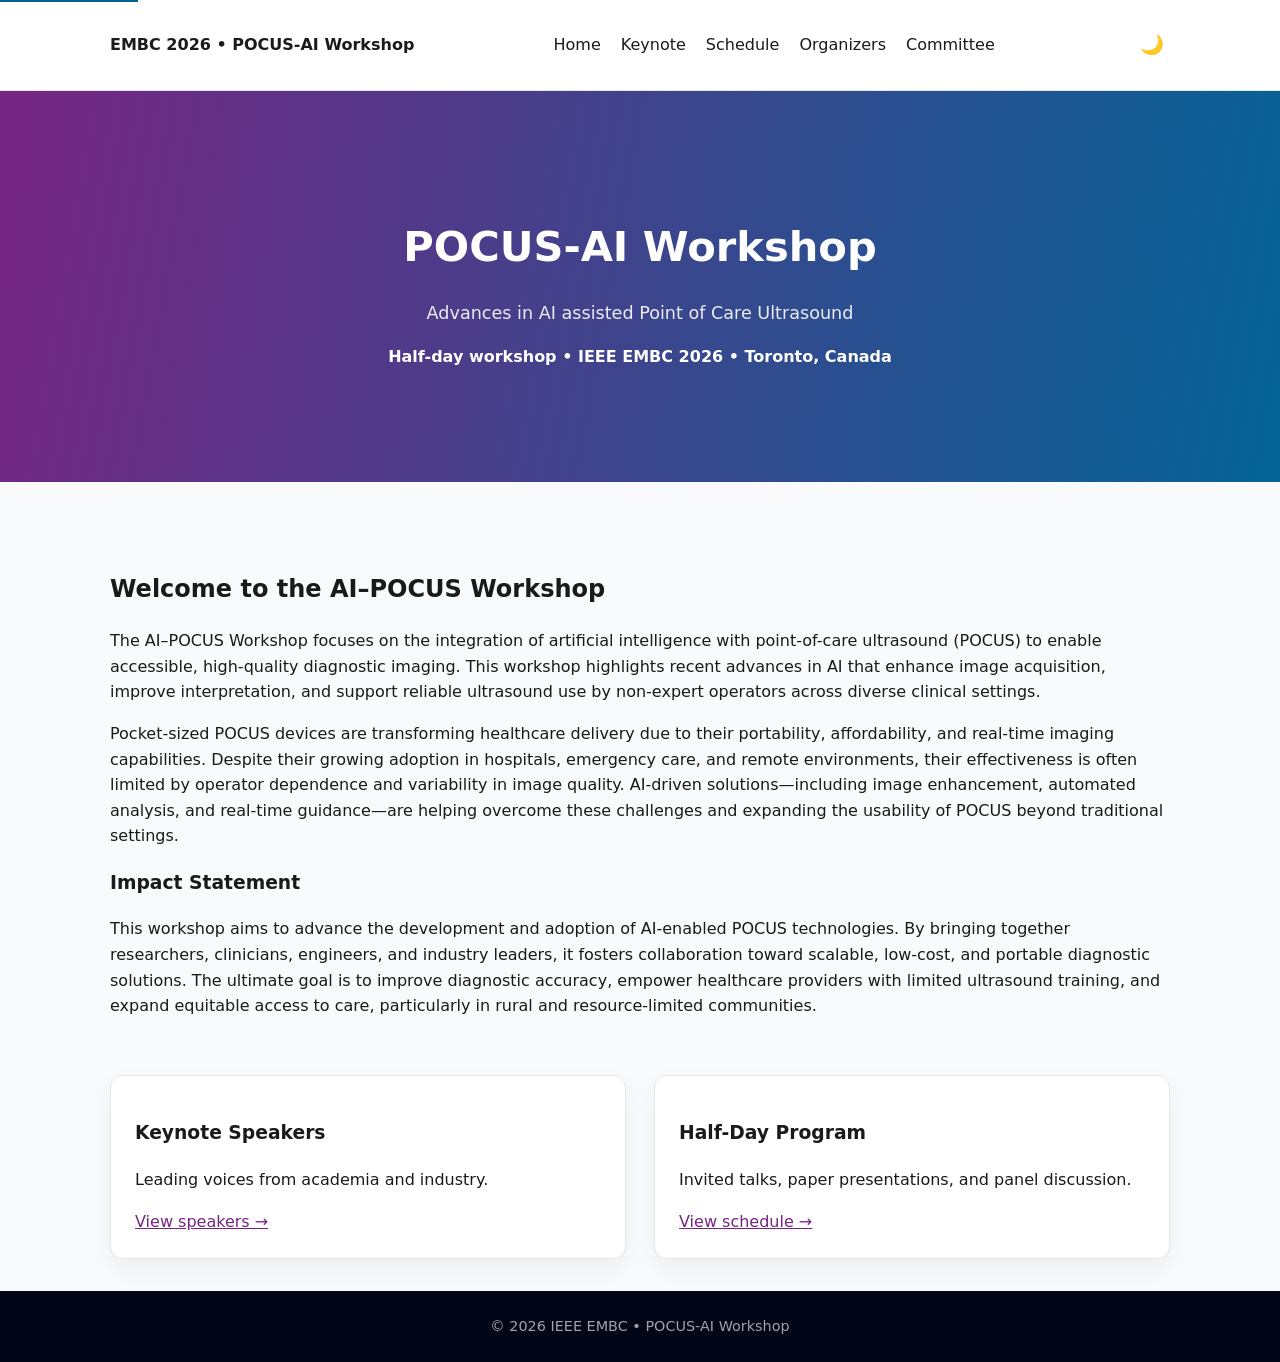
<file: index.html>
<!DOCTYPE html>
<html lang="en" data-theme="light">
<head>
  <meta charset="UTF-8">
  <meta name="viewport" content="width=device-width, initial-scale=1">
  <title>POCUS-AI Workshop @ EMBC 2026</title>
  <link rel="stylesheet" href="css/style.css">
  <script defer src="js/script.js"></script>
</head>

<body id="top">

<a class="skip-link" href="#main">Skip to content</a>

<nav class="navbar">
  <div class="container nav-flex">
    <div class="logo">EMBC 2026 • POCUS-AI Workshop</div>

    <button class="menu-toggle" aria-label="Toggle navigation" aria-expanded="false">☰</button>

    <div class="nav-links">
      <a href="index.html">Home</a>
      <!-- <a href="submission.html">Call for Papers</a> -->
      <a href="keynote.html">Keynote</a>
      <a href="schedule.html">Schedule</a>
      <a href="organizers.html">Organizers</a>
      <a href="committee.html">Committee</a>
    </div>

    <button id="darkToggle" aria-label="Toggle dark mode">🌙</button>
  </div>
</nav>

<header class="hero animate">
  <div class="container">
    <h1>POCUS-AI Workshop</h1>
    <p class="subtitle">
      Advances in AI assisted Point of Care Ultrasound
    </p>
    <p><strong>Half-day workshop • IEEE EMBC 2026 • Toronto, Canada</strong></p>
  </div>
</header>

<main id="main" class="container">

<!-- <section class="section animate">
  <h2>About the Workshop</h2>
  <p>
    This workshop brings together researchers, clinicians, and industry partners
    to discuss best practices for designing, evaluating, and translating
    point-of-care ultrasound (POCUS) research.
  </p>
</section> -->
<section class="section animate">
  <h2>Welcome to the AI–POCUS Workshop</h2>
  <p>
    The AI–POCUS Workshop focuses on the integration of artificial intelligence
    with point-of-care ultrasound (POCUS) to enable accessible, high-quality
    diagnostic imaging. This workshop highlights recent advances in AI that
    enhance image acquisition, improve interpretation, and support reliable
    ultrasound use by non-expert operators across diverse clinical settings.
  </p>

  <p>
    Pocket-sized POCUS devices are transforming healthcare delivery due to their
    portability, affordability, and real-time imaging capabilities. Despite
    their growing adoption in hospitals, emergency care, and remote environments,
    their effectiveness is often limited by operator dependence and variability
    in image quality. AI-driven solutions—including image enhancement, automated
    analysis, and real-time guidance—are helping overcome these challenges and
    expanding the usability of POCUS beyond traditional settings.
  </p>

  <h3>Impact Statement</h3>
  <p>
    This workshop aims to advance the development and adoption of AI-enabled
    POCUS technologies. By bringing together researchers, clinicians, engineers,
    and industry leaders, it fosters collaboration toward scalable, low-cost,
    and portable diagnostic solutions. The ultimate goal is to improve diagnostic
    accuracy, empower healthcare providers with limited ultrasound training,
    and expand equitable access to care, particularly in rural and resource-limited
    communities.
  </p>
</section>
  

<section class="grid animate">
  <!-- <div class="card">
    <h3>Call for Papers</h3>
    <p>Submit abstracts on POCUS methodology, AI, devices, and clinical impact.</p>
    <a href="cfp.html">Learn more →</a>
  </div> -->

  <div class="card">
    <h3>Keynote Speakers</h3>
    <p>Leading voices from academia and industry.</p>
    <a href="keynote.html">View speakers →</a>
  </div>

  <div class="card">
    <h3>Half-Day Program</h3>
    <p>Invited talks, paper presentations, and panel discussion.</p>
    <a href="schedule.html">View schedule →</a>
  </div>
</section>

<!-- <section class="section animate">
  <h2>Submissions</h2> -->

  <!-- <a
    href="https://openreview.net"
    class="openreview-badge"
    target="_blank"
    rel="noopener"
    aria-label="Submit papers via OpenReview"
  >
    Submit via OpenReview
  </a> -->

  <!-- <div id="countdown" class="card highlight" aria-live="polite">
    <strong>Submission deadline:</strong>
    <span id="countdown-timer">Loading…</span>
  </div>
</section> -->

<!-- <section class="section animate">
  <h2>Sponsors</h2>
  <div class="grid sponsors">
    <img src="assets/images/sponsor1.png" alt="Ultrasound Innovations Inc. logo">
    <img src="assets/images/sponsor2.png" alt="MedTech AI Labs logo">
    <img src="assets/images/sponsor3.png" alt="Portable Imaging Systems logo">
  </div>
</section> -->

</main>

<footer class="site-footer">
  © 2026 IEEE EMBC • POCUS-AI Workshop
</footer>

<a
  href="#top"
  class="back-to-top"
  aria-label="Back to top of page"
>
  ↑ Back to top
</a>


</body>
</html>
</file>
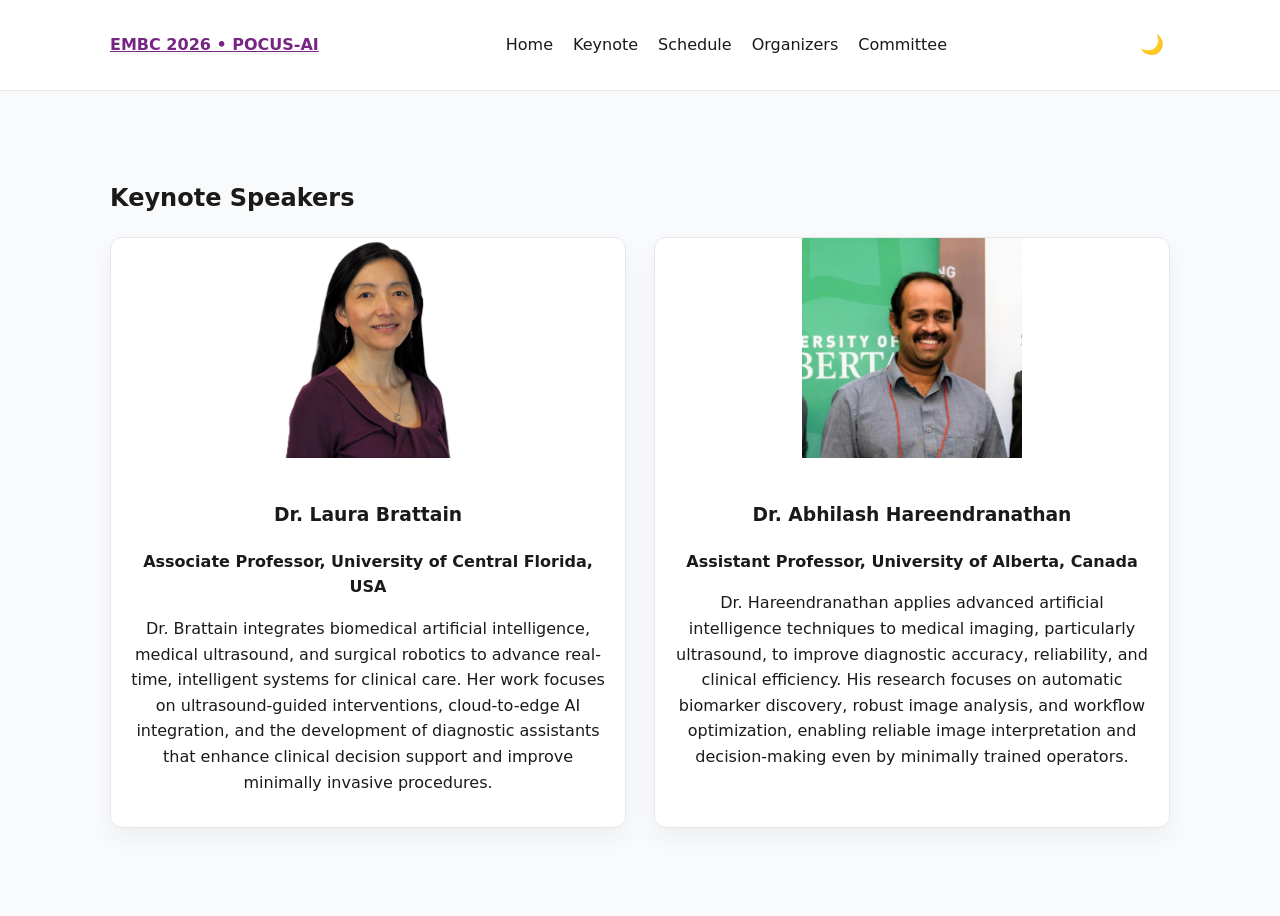
<file: keynote.html>
<!DOCTYPE html>
<html lang="en">
<head>
  <meta charset="UTF-8">
  <meta name="viewport" content="width=device-width, initial-scale=1">
  <title>Keynote Speakers – POCUS-AI @ EMBC 2026</title>
  <link rel="stylesheet" href="css/style.css">
  <script defer src="js/script.js"></script>
</head>

<body id="top">
    <nav class="navbar">
        <div class="container nav-flex">
          <div class="logo">
            <a href="index.html" aria-label="POCUS Workshop Home">
              EMBC 2026 • POCUS-AI
            </a>
          </div>
      
          <!-- Mobile menu button -->
          <button
            class="menu-toggle"
            aria-label="Toggle navigation"
            aria-expanded="false"
          >
            ☰
          </button>
      
          <!-- Navigation links -->
          <div class="nav-links" role="navigation" aria-label="Main navigation">
            <a href="index.html">Home</a>
            <!-- <a href="submission.html">Call for Papers</a> -->
            <a href="keynote.html">Keynote</a>
            <a href="schedule.html">Schedule</a>
            <a href="organizers.html">Organizers</a>
            <a href="committee.html">Committee</a>
          </div>
      
          <!-- Dark mode toggle -->
          <button
            id="darkToggle"
            aria-label="Toggle dark mode"
            title="Toggle dark mode"
          >
            🌙
          </button>
        </div>
      </nav>

<main class="container">

<section class="section animate">
  <h2>Keynote Speakers</h2>

  <div class="grid" style="text-align: center;">
    <div class="speaker-card">
      <img src="assets/images/Laura Brattain.jpg"
           alt="Dr. Laura Brattain, Lecturer, University of Central Florida, USA">
      <div class="card-body">
        <h3>Dr. Laura Brattain</h3>
        <p><strong>Associate Professor, University of Central Florida, USA</strong></p>
        <p>
            Dr. Brattain integrates biomedical artificial intelligence, medical 
          ultrasound, and surgical robotics to advance real-time, intelligent 
          systems for clinical care. Her work focuses on ultrasound-guided 
          interventions, cloud-to-edge AI integration, and the development of 
          diagnostic assistants that enhance clinical decision support and 
          improve minimally invasive procedures.
        </p>
      </div>
    </div>


    <div class="speaker-card" style="text-align: center;">
        <img src="assets/images/abhilash.jpeg"
             alt="Dr. Abhilash Hareendranathan, Assistant Professor, University of Alberta, Canada">
        <div class="card-body">
          <h3>Dr. Abhilash Hareendranathan</h3>
          <p><strong>Assistant Professor, University of Alberta, Canada</strong></p>
          <p>
            Dr. Hareendranathan applies advanced artificial intelligence techniques
            to medical imaging, particularly ultrasound, to improve diagnostic accuracy,
            reliability, and clinical efficiency. His research focuses on automatic biomarker
            discovery, robust image analysis, and workflow optimization, enabling reliable
            image interpretation and decision-making even by minimally trained operators.
          </p>
        </div>
      </div>

  </div>
</section>

</main>
<a
  href="#top"
  class="back-to-top"
  aria-label="Back to top of page"
>
  ↑ Back to top
</a>

</body>
</html>
</file>
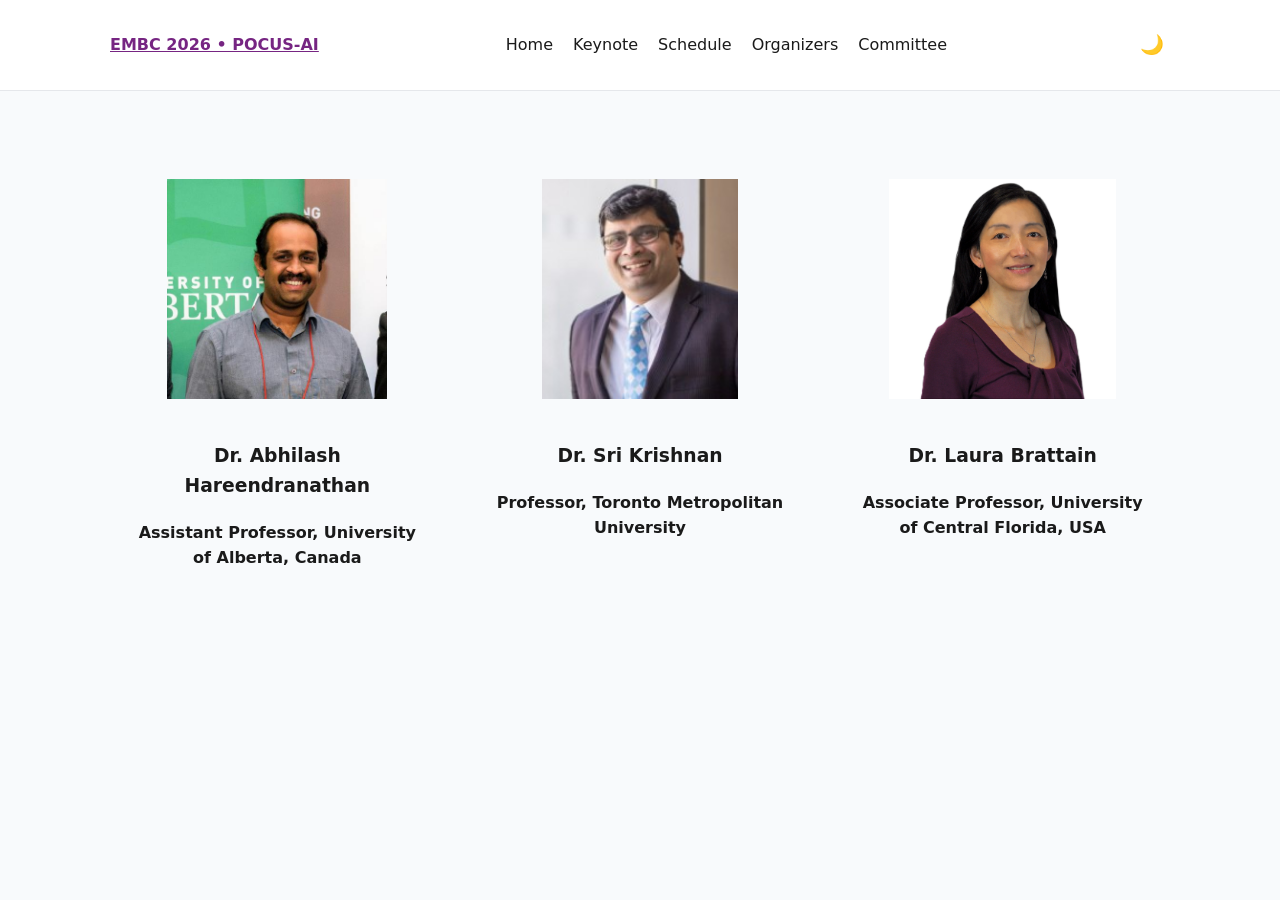
<file: organizers.html>
<!DOCTYPE html>
<html lang="en">
<head>
  <meta charset="UTF-8">
  <meta name="viewport" content="width=device-width, initial-scale=1">
  <title>Organizers – POCUS-AI @ EMBC 2026</title>
  <link rel="stylesheet" href="css/style.css">
  <script defer src="js/script.js"></script>
</head>

<body id="top">
<!-- <nav class="navbar">
  <div class="container nav-flex">
    <div class="logo">EMBC 2026 • POCUS</div>
    <a href="index.html">← Home</a>
  </div>
</nav> -->
<nav class="navbar">
    <div class="container nav-flex">
      <div class="logo">
        <a href="index.html" aria-label="POCUS-AI Workshop Home">
          EMBC 2026 • POCUS-AI
        </a>
      </div>
  
      <!-- Mobile menu button -->
      <button
        class="menu-toggle"
        aria-label="Toggle navigation"
        aria-expanded="false"
      >
        ☰
      </button>
  
      <!-- Navigation links -->
      <div class="nav-links" role="navigation" aria-label="Main navigation">
        <a href="index.html">Home</a>
        <!-- <a href="submission.html">Call for Papers</a> -->
        <a href="keynote.html">Keynote</a>
        <a href="schedule.html">Schedule</a>
        <a href="organizers.html">Organizers</a>
        <a href="committee.html">Committee</a>
      </div>
  
      <!-- Dark mode toggle -->
      <button
        id="darkToggle"
        aria-label="Toggle dark mode"
        title="Toggle dark mode"
      >
        🌙
      </button>
    </div>
  </nav>

<main class="container">

<!--  -->
  <section class="section grid animate">

  <div class="org-card" style="text-align: center;">
    <img src="assets/images/abhilash.jpeg"
             alt="Dr. Abhilash Hareendranathan, Lecturer, University of Alberta, Canada">
        <div class="card-body">
    <h3>Dr. Abhilash Hareendranathan</h3>
    <p><strong>Assistant Professor, University of Alberta, Canada</strong></p>
    <!-- <p>Co-Chair</p> -->
  </div>
  </div>

  <div class="org-card" style="text-align: center;">
    <img src="assets/images/Sri Krishnan.jpg"
             alt="Dr. Sri Krishnanr, Professor, Toronto Metropolitan University, Canada">
        <div class="card-body">
    <h3>Dr. Sri Krishnan</h3>
    <p><strong>Professor, Toronto Metropolitan University</strong></p>
</div> 
  </div>

    <div class="org-card" style="text-align: center;">
    <img src="assets/images/Laura Brattain.jpg"
             alt="Dr. Laura Brattain, Lecturer, University of Central Florida, USA">
        <div class="card-body">
    <h3>Dr. Laura Brattain</h3>
    <p><strong>Associate Professor, University of Central Florida, USA</strong></p>
    <!-- <p>Workshop Chair</p> -->
  </div>
  </div>
</section>
  

</main>
<a
  href="#top"
  class="back-to-top"
  aria-label="Back to top of page"
>
  ↑ Back to top
</a>

</body>
</html>
</file>
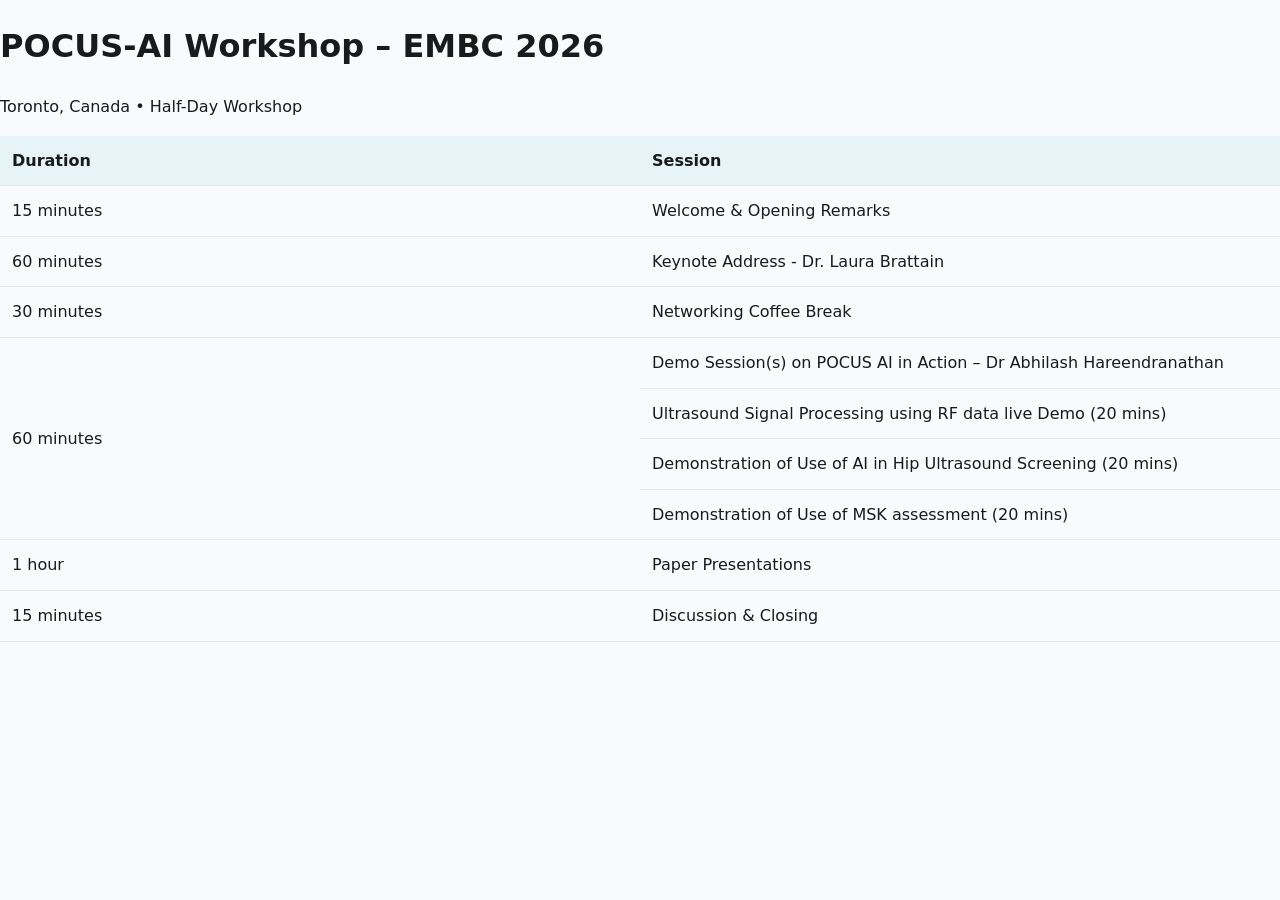
<file: printable-schedule.html>
<!DOCTYPE html>
<html lang="en">
<head>
  <meta charset="UTF-8">
  <title>Printable Program – POCUS-AI @ EMBC 2026</title>
  <link rel="stylesheet" href="css/style.css">
</head>

<body>

<h1>POCUS-AI Workshop – EMBC 2026</h1>
<p>Toronto, Canada • Half-Day Workshop</p>

<!-- <table>
  <tr><th>Time</th><th>Session</th></tr>
  <tr><td>08:30</td><td>Welcome</td></tr>
  <tr><td>08:45</td><td>Keynote</td></tr>
  <tr><td>09:30</td><td>Paper Presentations</td></tr>
  <tr><td>10:30</td><td>Break</td></tr>
  <tr><td>10:45</td><td>Panel Discussion</td></tr>
  <tr><td>11:45</td><td>Closing</td></tr>
</table> -->
<!-- <table>
  <tr>TBA</tr> -->
    <!-- <tr><th>Duration</th><th>Session</th></tr>
    <tr><td>15 minutes</td><td>Welcome & Opening Remarks</td></tr>
    <tr><td>30 minutes</td><td>Keynote Address</td></tr>
    <tr><td>30 minutes</td><td>Keynote Address</td></tr>
    <tr><td>30 minutes</td><td>Keynote Address</td></tr>
    <tr><td>30 minutes</td><td>Break</td></tr>
    <tr><td>1 hour</td><td>Paper Presentations</td></tr>
    <tr><td>15 minutes</td><td>Discussion & Closing</td></tr> -->
  <!-- </table> -->
    <table>
    <!-- <tr>TBA</tr> -->
    <tr><th>Duration</th><th>Session</th></tr>
    <tr><td>15 minutes</td><td>Welcome & Opening Remarks</td></tr>
    <tr><td>60 minutes</td><td>Keynote Address - Dr. Laura Brattain</td></tr>
    <tr><td>30 minutes</td><td>Networking Coffee Break</td></tr>
     <tr>
    <td rowspan="4">60 minutes</td>
    <td>Demo Session(s) on POCUS AI in Action – Dr Abhilash Hareendranathan</td>
  </tr>
  <tr>
    <td>Ultrasound Signal Processing using RF data live Demo (20 mins)</td>
  </tr>
  <tr>
    <td>Demonstration of Use of AI in Hip Ultrasound Screening (20 mins)</td>
  </tr>
    <tr>
    <td>Demonstration of Use of MSK assessment (20 mins)</td>
  </tr>
    <!-- <tr><td>30 minutes</td><td>Keynote Address</td></tr>
    <tr><td>30 minutes</td><td>Keynote Address</td></tr> -->
    
    <tr><td>1 hour</td><td>Paper Presentations</td></tr>
    <tr><td>15 minutes</td><td>Discussion & Closing</td></tr>
  </table>

</body>
</html>
</file>
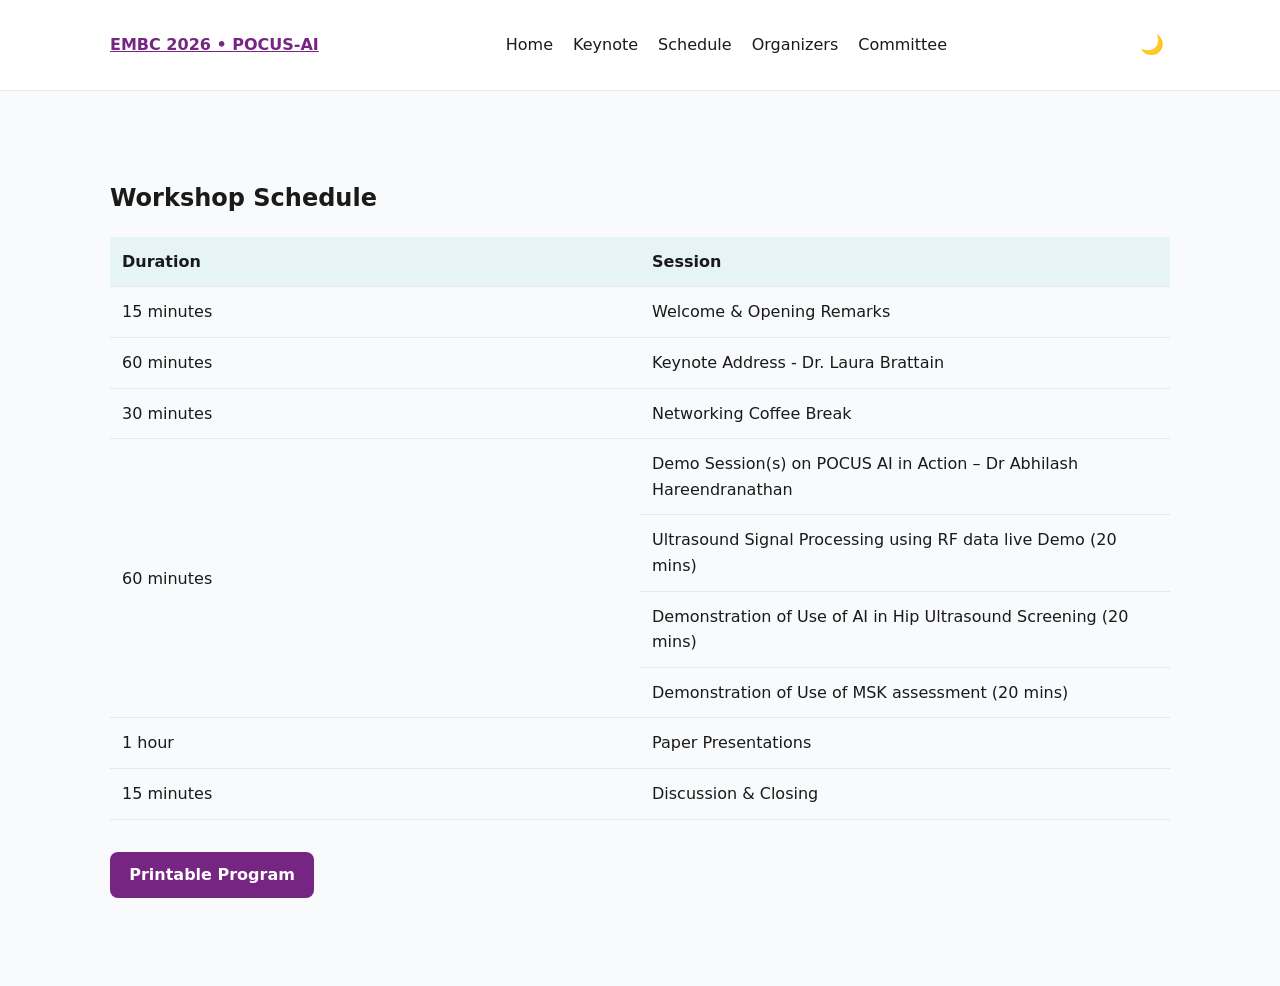
<file: schedule.html>
<!DOCTYPE html>
<html lang="en">
<head>
  <meta charset="UTF-8">
  <meta name="viewport" content="width=device-width, initial-scale=1">
  <title>Schedule – POCUS-AI @ EMBC 2026</title>
  <link rel="stylesheet" href="css/style.css">
  <script defer src="js/script.js"></script>
</head>

<body id="top">
<!-- <nav class="navbar">
  <div class="container nav-flex">
    <div class="logo">EMBC 2026 • POCUS</div>
    <a href="index.html">← Home</a>
  </div>
</nav> -->
<nav class="navbar">
    <div class="container nav-flex">
      <div class="logo">
        <a href="index.html" aria-label="POCUS-AI Workshop Home">
          EMBC 2026 • POCUS-AI
        </a>
      </div>
  
      <!-- Mobile menu button -->
      <button
        class="menu-toggle"
        aria-label="Toggle navigation"
        aria-expanded="false"
      >
        ☰
      </button>
  
      <!-- Navigation links -->
      <div class="nav-links" role="navigation" aria-label="Main navigation">
        <a href="index.html">Home</a>
        <!-- <a href="submission.html">Call for Papers</a> -->
        <a href="keynote.html">Keynote</a>
        <a href="schedule.html">Schedule</a>
        <a href="organizers.html">Organizers</a>
        <a href="committee.html">Committee</a>
      </div>
  
      <!-- Dark mode toggle -->
      <button
        id="darkToggle"
        aria-label="Toggle dark mode"
        title="Toggle dark mode"
      >
        🌙
      </button>
    </div>
  </nav>

<main class="container">

<section class="section animate">
  <h2>Workshop Schedule</h2>

  <table>
    <!-- <tr>TBA</tr> -->
    <tr><th>Duration</th><th>Session</th></tr>
    <tr><td>15 minutes</td><td>Welcome & Opening Remarks</td></tr>
    <tr><td>60 minutes</td><td>Keynote Address - Dr. Laura Brattain</td></tr>
    <tr><td>30 minutes</td><td>Networking Coffee Break</td></tr>
     <tr>
    <td rowspan="4">60 minutes</td>
    <td>Demo Session(s) on POCUS AI in Action – Dr Abhilash Hareendranathan</td>
  </tr>
  <tr>
    <td>Ultrasound Signal Processing using RF data live Demo (20 mins)</td>
  </tr>
  <tr>
    <td>Demonstration of Use of AI in Hip Ultrasound Screening (20 mins)</td>
  </tr>
    <tr>
    <td>Demonstration of Use of MSK assessment (20 mins)</td>
  </tr>
    <!-- <tr><td>30 minutes</td><td>Keynote Address</td></tr>
    <tr><td>30 minutes</td><td>Keynote Address</td></tr> -->
    
    <tr><td>1 hour</td><td>Paper Presentations</td></tr>
    <tr><td>15 minutes</td><td>Discussion & Closing</td></tr>
  </table>

  <p class="no-print">
    <a href="printable-schedule.html" target="_blank" class="button secondary">
      Printable Program
    </a>
  </p>
</section>

</main>
<a
  href="#top"
  class="back-to-top"
  aria-label="Back to top of page"
>
  ↑ Back to top
</a>

</body>
</html>
</file>
<file: css/style.css>
/* =========================================================
   EMBC 2026 – POCUS-AI Workshop
   ========================================================= */

/* ---------- CSS VARIABLES ---------- */
:root {
    --primary: #762582;        /* EMBC / IEEE purple */
    --accent: #046497;         /* EMBC blue */
    --bg: #f8fafc;
    --bg-alt: #e6f4f7;
    --text: #1a1a1a;
    --muted: #5f6b7a;
    --card-bg: #ffffff;
    --border: #e5e7eb;
  }
  
  /* Dark mode */
  [data-theme="dark"] {
    --bg: #020617;
    --bg-alt: #020617;
    --text: #e5e7eb;
    --muted: #9ca3af;
    --card-bg: #020617;
    --border: #1f2937;
  }
  
  /* ---------- RESET ---------- */
  *,
  *::before,
  *::after {
    box-sizing: border-box;
  }
  
  html {
    scroll-behavior: smooth;
  }
  
  body {
    margin: 0;
    font-family: system-ui, -apple-system, BlinkMacSystemFont, "Segoe UI",
      Roboto, Inter, sans-serif;
    line-height: 1.6;
    background: var(--bg);
    color: var(--text);
  }
  
  /* ---------- ACCESSIBILITY ---------- */
  :focus-visible {
    outline: 3px solid var(--accent);
    outline-offset: 3px;
  }
  
  .skip-link {
    position: absolute;
    top: -40px;
    left: 0;
    background: var(--accent);
    color: #000;
    padding: 0.5rem;
    z-index: 100;
  }
  .skip-link:focus {
    top: 0;
  }
  
  /* ---------- LAYOUT ---------- */
  .container {
    max-width: 1100px;
    margin: auto;
    padding: 2rem 1.25rem;
  }
  
  .section {
    margin: 3.5rem 0;
  }
  
  .grid {
    display: grid;
    gap: 1.75rem;
  }
  
  @media (min-width: 768px) {
    .grid {
      grid-template-columns: repeat(auto-fit, minmax(250px, 1fr));
    }
  }
  
  /* ---------- NAVBAR ---------- */
  .navbar {
    background: var(--card-bg);
    border-bottom: 1px solid var(--border);
    position: sticky;
    top: 0;
    z-index: 50;
  }
  
  .nav-flex {
    display: flex;
    justify-content: space-between;
    align-items: center;
  }
  
  .logo {
    font-weight: 700;
    font-size: 1rem;
  }
  
  .nav-links {
    display: flex;
    gap: 1.25rem;
  }
  
  .nav-links a {
    text-decoration: none;
    color: var(--text);
    font-weight: 500;
  }
  
  .nav-links a:hover {
    color: var(--accent);
  }
  
  /* Mobile nav */
  .menu-toggle {
    display: none;
    background: none;
    border: none;
    font-size: 1.25rem;
  }
  
  @media (max-width: 768px) {
    .menu-toggle {
      display: block;
    }
  
    .nav-links {
      display: none;
      flex-direction: column;
      background: var(--card-bg);
      position: absolute;
      top: 60px;
      right: 1rem;
      padding: 1rem;
      border-radius: 8px;
      border: 1px solid var(--border);
    }
  
    .nav-links.open {
      display: flex;
    }
  }
  
  /* ---------- HERO ---------- */
 .hero {
    background: linear-gradient(100deg, var(--primary), #046497);
    color: white;
    text-align: center;
    padding: 4rem 1.5rem;
  }
  
  .hero h1 {
    font-size: 2.6rem;
    margin-bottom: 0.5rem;
  }
  
  .subtitle {
    font-size: 1.1rem;
    opacity: 0.9;
  }
  
  /* ---------- CARDS ---------- */
  .card,
  .speaker-card {
    background: var(--card-bg);
    border-radius: 12px;
    padding: 1.5rem;
    border: 1px solid var(--border);
    box-shadow: 0 10px 25px rgba(0, 0, 0, 0.05);
    transition: transform 0.3s ease, box-shadow 0.3s ease;
  }
  
  .card:hover,
  .speaker-card:hover {
    transform: translateY(-5px);
    box-shadow: 0 16px 30px rgba(0, 0, 0, 0.12);
  }
  
  .highlight {
    background: var(--bg-alt);
  }
  
  /* ---------- SPEAKER CARDS ---------- */
  .speaker-card {
    padding: 0;
    overflow: hidden;
  }
  
  .speaker-card img {
    width: 100%;
    height: 220px;
    /* object-fit: cover; */
    object-fit: contain;
  }
  
  .card-body {
    padding: 1rem 1.25rem;
  }
  
  /* ---------- ORGANIZERS CARDS ---------- */
  .org-card {
    padding: 0;
    overflow: hidden;
  }
  
  .org-card img {
    width: 100%;
    height: 220px;
    /* object-fit: cover; */
    object-fit: contain;
  }
  
  .card-body {
    padding: 1rem 1.25rem;
  }
  /* ---------- TABLES ---------- */
  table {
    width: 100%;
    border-collapse: collapse;
    margin-top: 1rem;
  }
  
  th,
  td {
    padding: 0.75rem;
    border-bottom: 1px solid var(--border);
    text-align: left;
  }
  
  th {
    background: var(--bg-alt);
  }

   td:first-child,
   th:first-child {
     width: 180px;
   }
  
  /* ---------- LINKS & BUTTONS ---------- */
  a {
    color: var(--primary);
  }
  
  a:hover {
    color: var(--accent);
  }
  
  .button {
    display: inline-block;
    padding: 0.65rem 1.2rem;
    border-radius: 8px;
    font-weight: 600;
    text-decoration: none;
    margin-top: 1rem;
  }
  
  .button.primary {
    background: var(--accent);
    color: #002a5c;
  }
  
  .button.secondary {
    background: var(--primary);
    color: white;
  }
  
  /* ---------- ANIMATIONS ---------- */
  .animate {
    opacity: 0;
    transform: translateY(20px);
  }
  
  .fade-in {
    opacity: 1;
    transform: translateY(0);
    transition: opacity 0.6s ease, transform 0.6s ease;
  }
  
  /* Reduced motion */
  @media (prefers-reduced-motion: reduce) {
    .animate,
    .fade-in {
      transition: none;
      transform: none;
      opacity: 1;
    }
  }
  
  /* ---------- FOOTER ---------- */
  .site-footer {
    background: #020617;
    color: #9ca3af;
    text-align: center;
    padding: 1.5rem;
    font-size: 0.9rem;
  }
  
  /* ---------- PRINT ---------- */
  @media print {
    nav,
    footer,
    .no-print,
    .menu-toggle {
      display: none !important;
    }
  
    body {
      background: white;
      color: black;
    }
  
    table {
      font-size: 12pt;
    }
  }

  .openreview-badge {
    display: inline-block;
    padding: 0.6rem 1rem;
    border-radius: 999px;
    background: #f97316;
    color: white;
    font-weight: 700;
    text-decoration: none;
    margin-top: 1rem;
  }
  
  .openreview-badge:hover {
    background: #ea580c;
  }

  .sponsors {
    align-items: center;
    text-align: center;
  }
  
  .sponsors img {
    max-height: 60px;
    margin: auto;
    filter: grayscale(100%);
    opacity: 0.85;
    transition: opacity 0.3s ease, filter 0.3s ease;
  }
  
  .sponsors img:hover {
    filter: none;
    opacity: 1;
  }
  
  /* ---------- Back to top ---------- */
.back-to-top {
    position: fixed;
    bottom: 1.25rem;
    right: 1.25rem;
    background: var(--accent);
    color: #efeaf0;
    padding: 0.5rem 0.75rem;
    border-radius: 999px;
    font-weight: 600;
    text-decoration: none;
    font-size: 0.9rem;
    opacity: 0;
    pointer-events: none;
    transition: opacity 0.3s ease;
    z-index: 100;
  }
  
  
  .back-to-top.visible {
    opacity: 1;
    pointer-events: auto;
  }
  
  .back-to-top:focus-visible {
    outline: 3px solid #fff;
    outline-offset: 3px;
  }
  
  /* ---------- Dark mode link colors ---------- */
[data-theme="dark"] a {
    color: #7dd3fc; /* accessible light cyan */
  }
  
  [data-theme="dark"] a:hover {
    color: #38bdf8;
  }
  
  [data-theme="dark"] .navbar a {
    color: #e5e7eb;
  }
  
  [data-theme="dark"] .navbar a:hover {
    color: var(--accent);
  }

  #darkToggle {
    background: none;
    border: none;
    font-size: 1.2rem;
    cursor: pointer;
    color: var(--text);
  }
  
  [data-theme="dark"] #darkToggle {
    color: #e5e7eb;
  }
</file>
